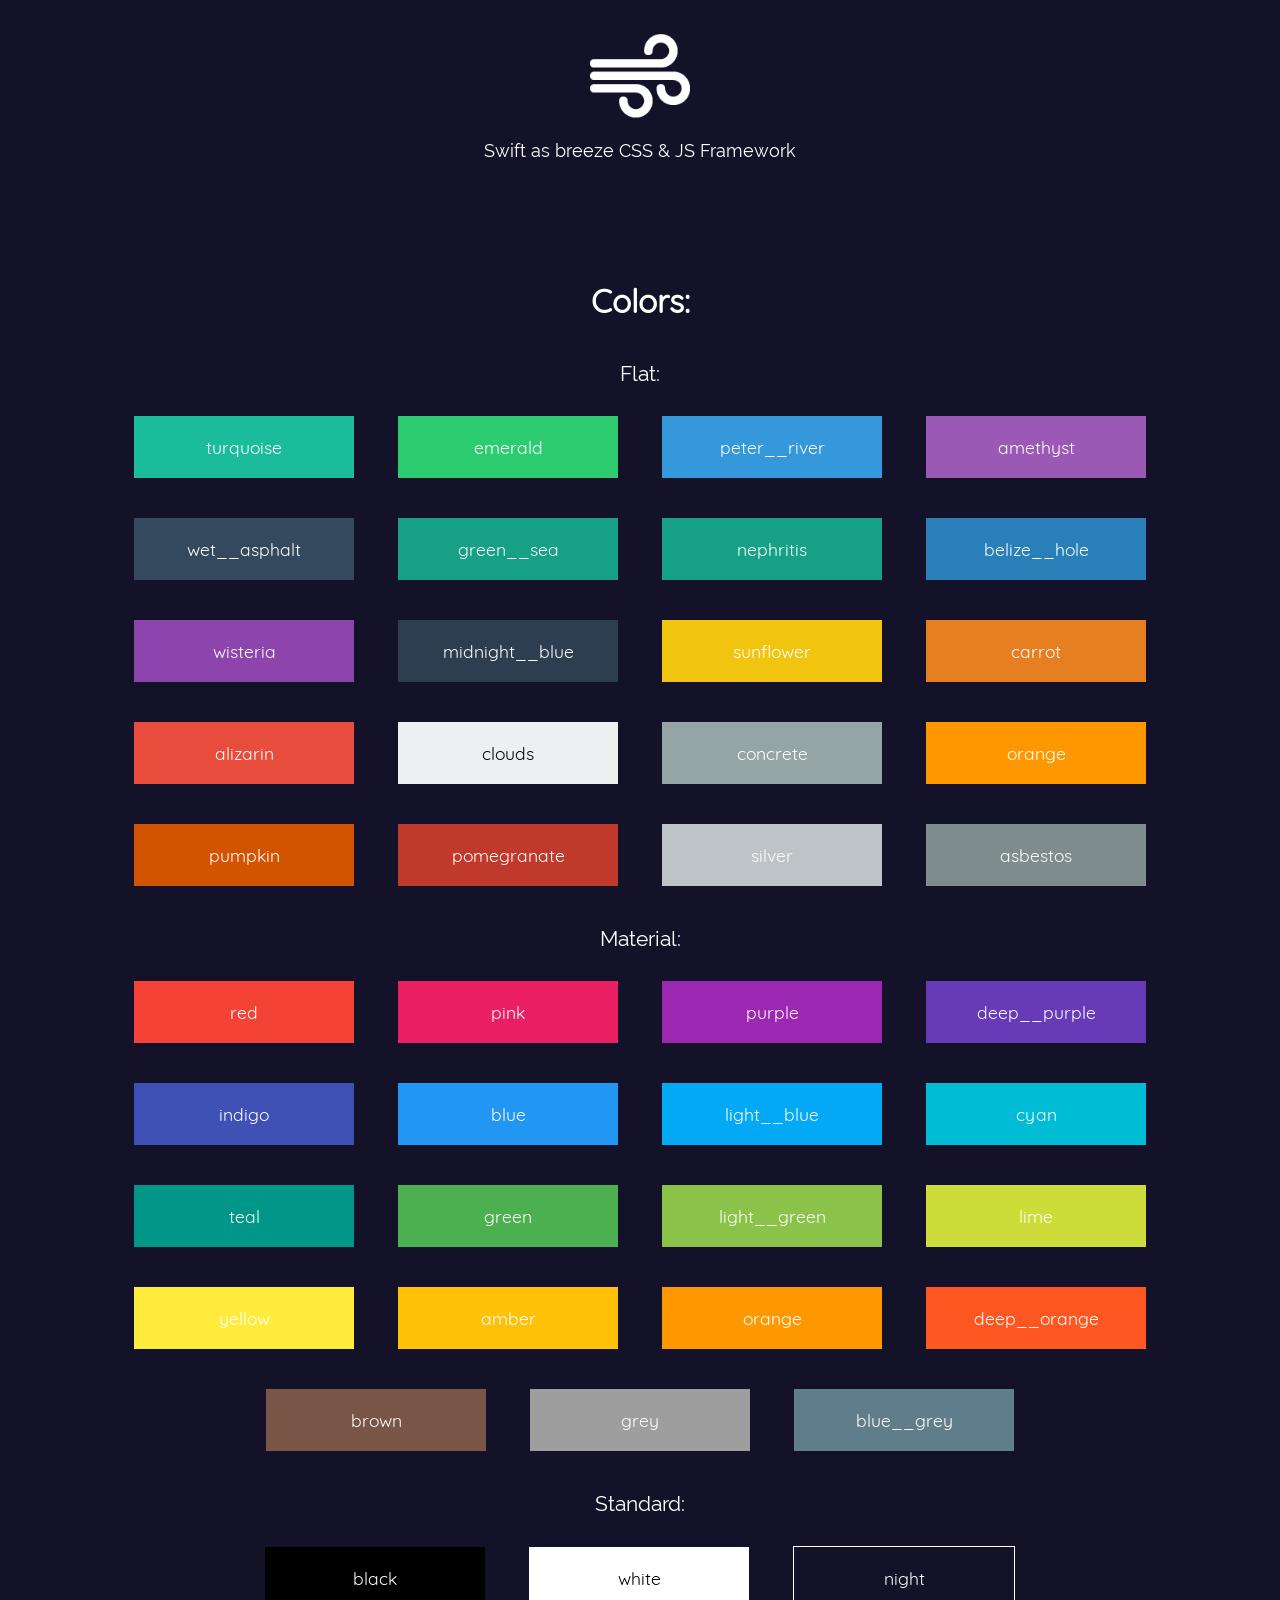
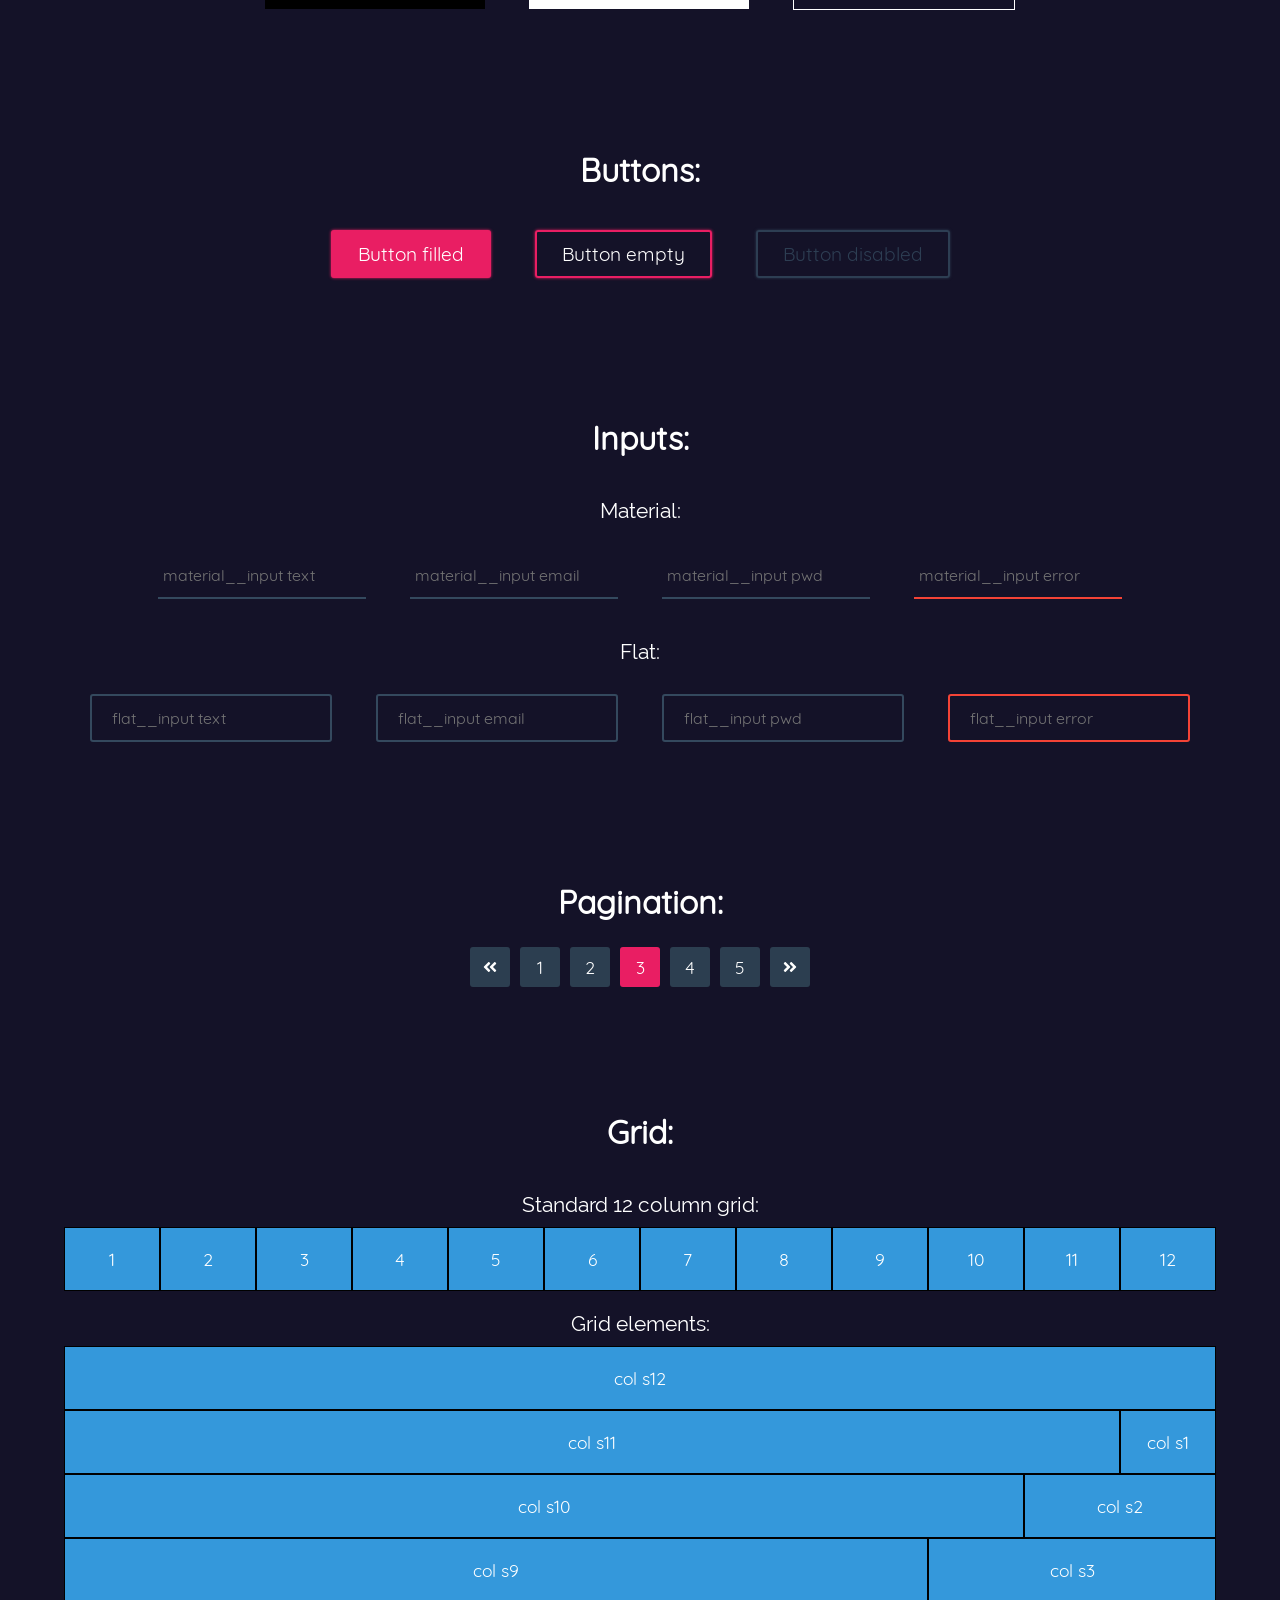
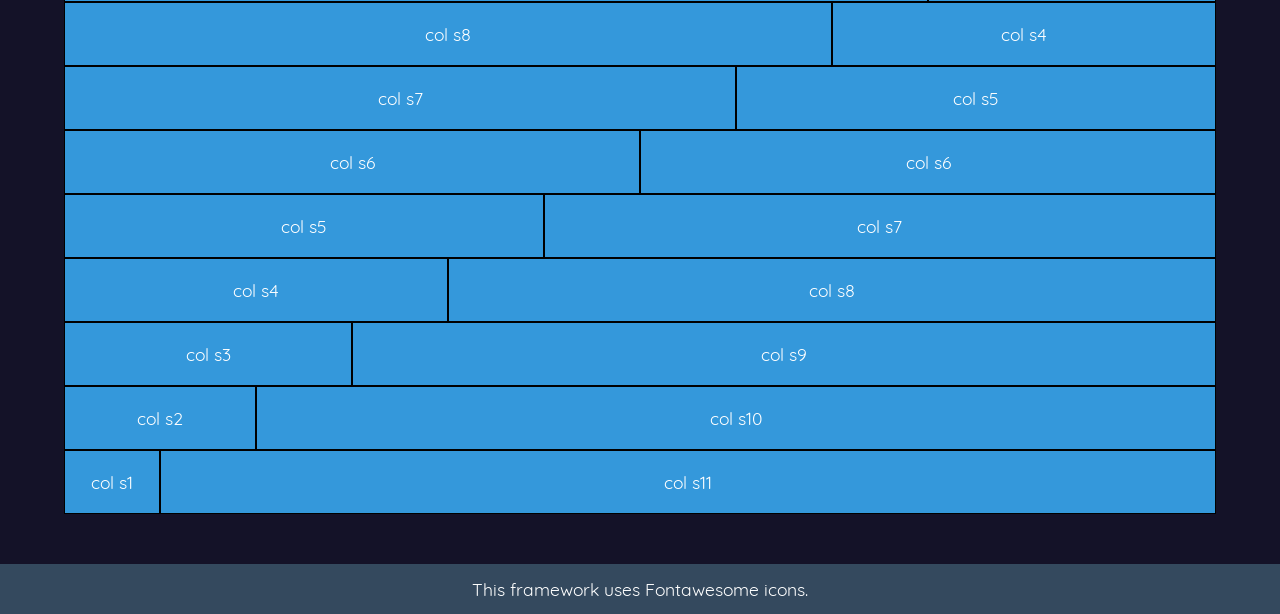
<file: index.html>
<html lang="pl">
    <head>
        <title>Breeze CSS Framework</title>
        <meta charset="utf-8"/>
        <link rel="stylesheet" href="main.css">
        <meta name="viewport" content="width=device-width, initial-scale=1.0"/>
        
        <script defer src="scripts/fontawesome.js"></script>
        <link rel="shortcut icon" type="image/png" href="breeze.png"/>
	</head>
    <body>
        <div class="container__small">
            <img src="breeze.png">
            <!-- <h2>Breeze</h2> -->
            <h3>Swift as breeze CSS & JS Framework</h3>
        </div>

        <div class="container__wide">
            <h1>Colors:</h1>

            <h2>Flat:</h2>
            <div class="container__inline turquoise"><p>turquoise</p></div>
            <div class="container__inline emerald"><p>emerald</p></div>
            <div class="container__inline peter__river"><p>peter__river</p></div>
            <div class="container__inline amethyst"><p>amethyst</p></div>
            <div class="container__inline wet__asphalt"><p>wet__asphalt</p></div>
            <div class="container__inline green__sea"><p>green__sea</p></div>
            <div class="container__inline nephritis"><p>nephritis</p></div>
            <div class="container__inline belize__hole"><p>belize__hole</p></div>
            <div class="container__inline wisteria"><p>wisteria</p></div>
            <div class="container__inline midnight__blue"><p>midnight__blue</p></div>
            <div class="container__inline sunflower"><p>sunflower</p></div>
            <div class="container__inline carrot"><p>carrot</p></div>
            <div class="container__inline alizarin"><p>alizarin</p></div>
            <div class="container__inline clouds"><p>clouds</p></div>
            <div class="container__inline concrete"><p>concrete</p></div>
            <div class="container__inline orange"><p>orange</p></div>
            <div class="container__inline pumpkin"><p>pumpkin</p></div>
            <div class="container__inline pomegranate"><p>pomegranate</p></div>
            <div class="container__inline silver"><p>silver</p></div>
            <div class="container__inline asbestos"><p>asbestos</p></div>

            <h2>Material:</h2>
            <div class="container__inline red"><p>red</p></div>
            <div class="container__inline pink"><p>pink</p></div>
            <div class="container__inline purple"><p>purple</p></div>
            <div class="container__inline deep__purple"><p>deep__purple</p></div>
            <div class="container__inline indigo"><p>indigo</p></div>
            <div class="container__inline blue"><p>blue</p></div>
            <div class="container__inline light__blue"><p>light__blue</p></div>
            <div class="container__inline cyan"><p>cyan</p></div>
            <div class="container__inline teal"><p>teal</p></div>
            <div class="container__inline green"><p>green</p></div>
            <div class="container__inline light__green"><p>light__green</p></div>
            <div class="container__inline lime"><p>lime</p></div>
            <div class="container__inline yellow"><p>yellow</p></div>
            <div class="container__inline amber"><p>amber</p></div>
            <div class="container__inline orange"><p>orange</p></div>
            <div class="container__inline deep__orange"><p>deep__orange</p></div>
            <div class="container__inline brown"><p>brown</p></div>
            <div class="container__inline grey"><p>grey</p></div>
            <div class="container__inline blue__grey"><p>blue__grey</p></div>

            <h2>Standard:</h2>
            <div class="container__inline black"><p>black</p></div>
            <div class="container__inline white"><p>white</p></div>
            <div class="container__inline night"><p>night</p></div>
        </div>

        <div class="container__wide">
            <h1>Buttons:</h1>

            <div class="container__inline auto"><a class="button filled">Button filled</a></div>
            <div class="container__inline auto"><a class="button empty">Button empty</a></div>
            <div class="container__inline auto"><a class="button disabled">Button disabled</a></div>
        </div>

        <div class="container__wide">
            <h1>Inputs:</h1>

            <h2>Material:</h2>
            <div class="container__inline auto"><input type="text" class="material__input" placeholder="material__input text"></div>
            <div class="container__inline auto"><input type="email" class="material__input" placeholder="material__input email"></div>
            <div class="container__inline auto"><input type="password" class="material__input" placeholder="material__input pwd"></div>

            <div class="container__inline auto"><input type="text" class="material__input input__error" placeholder="material__input error"></div>

            <h2>Flat:</h2>
            <div class="container__inline auto"><input type="text" class="flat__input" placeholder="flat__input text"></div>
            <div class="container__inline auto"><input type="email" class="flat__input" placeholder="flat__input email"></div>
            <div class="container__inline auto"><input type="password" class="flat__input" placeholder="flat__input pwd"></div>

            <div class="container__inline auto"><input type="text" class="flat__input input__error" placeholder="flat__input error"></div>
        </div>

        <div class="container__wide">
            <h1>Pagination:</h1>

            <div class="pagination">
                <a class="pagination__page">
                    <i class="fas fa-angle-double-left"></i>
                </a>
                <a class="pagination__page">
                    <h4>1</h4>
                </a>
                <a class="pagination__page">
                    <h4>2</h4>
                </a>
                <a class="pagination__page page__current">
                    <h4>3</h4>
                </a>
                <a class="pagination__page">
                    <h4>4</h4>
                </a>
                <a class="pagination__page">
                    <h4>5</h4>
                </a>
                <a class="pagination__page">
                    <i class="fas fa-angle-double-right"></i>
                </a>
            </div>
        </div>

        <div class="container__wide">
            <h1>Grid:</h1>

            <h2>Standard 12 column grid:</h2>

            <div class="grid row">
                <div class="col s1"><p>1</p></div>
                <div class="col s1"><p>2</p></div>
                <div class="col s1"><p>3</p></div>
                <div class="col s1"><p>4</p></div>
                <div class="col s1"><p>5</p></div>
                <div class="col s1"><p>6</p></div>
                <div class="col s1"><p>7</p></div>
                <div class="col s1"><p>8</p></div>
                <div class="col s1"><p>9</p></div>
                <div class="col s1"><p>10</p></div>
                <div class="col s1"><p>11</p></div>
                <div class="col s1"><p>12</p></div>
            </div>

            <h2>Grid elements:</h2>
            <div class="grid row">
                <div class="col s12"><p>col s12</p></div>
            </div>
            <div class="grid row">
                <div class="col s11"><p>col s11</p></div>
                <div class="col s1"><p>col s1</p></div>
            </div>
            <div class="grid row">
                <div class="col s10"><p>col s10</p></div>
                <div class="col s2"><p>col s2</p></div>
            </div>
            <div class="grid row">
                <div class="col s9"><p>col s9</p></div>
                <div class="col s3"><p>col s3</p></div>
            </div>
            <div class="grid row">
                <div class="col s8"><p>col s8</p></div>
                <div class="col s4"><p>col s4</p></div>
            </div>
            <div class="grid row">
                <div class="col s7"><p>col s7</p></div>
                <div class="col s5"><p>col s5</p></div>
            </div>
            <div class="grid row">
                <div class="col s6"><p>col s6</p></div>
                <div class="col s6"><p>col s6</p></div>
            </div>
            <div class="grid row">
                <div class="col s5"><p>col s5</p></div>
                <div class="col s7"><p>col s7</p></div>
            </div>
            <div class="grid row">
                <div class="col s4"><p>col s4</p></div>
                <div class="col s8"><p>col s8</p></div>
            </div>
            <div class="grid row">
                <div class="col s3"><p>col s3</p></div>
                <div class="col s9"><p>col s9</p></div>
            </div>
            <div class="grid row">
                <div class="col s2"><p>col s2</p></div>
                <div class="col s10"><p>col s10</p></div>
            </div>
            <div class="grid row">
                <div class="col s1"><p>col s1</p></div>
                <div class="col s11"><p>col s11</p></div>
            </div>
        </div>

        <footer>
            <h5>This framework uses Fontawesome icons.</h5>
        </footer>
    </body>
</html>
</file>
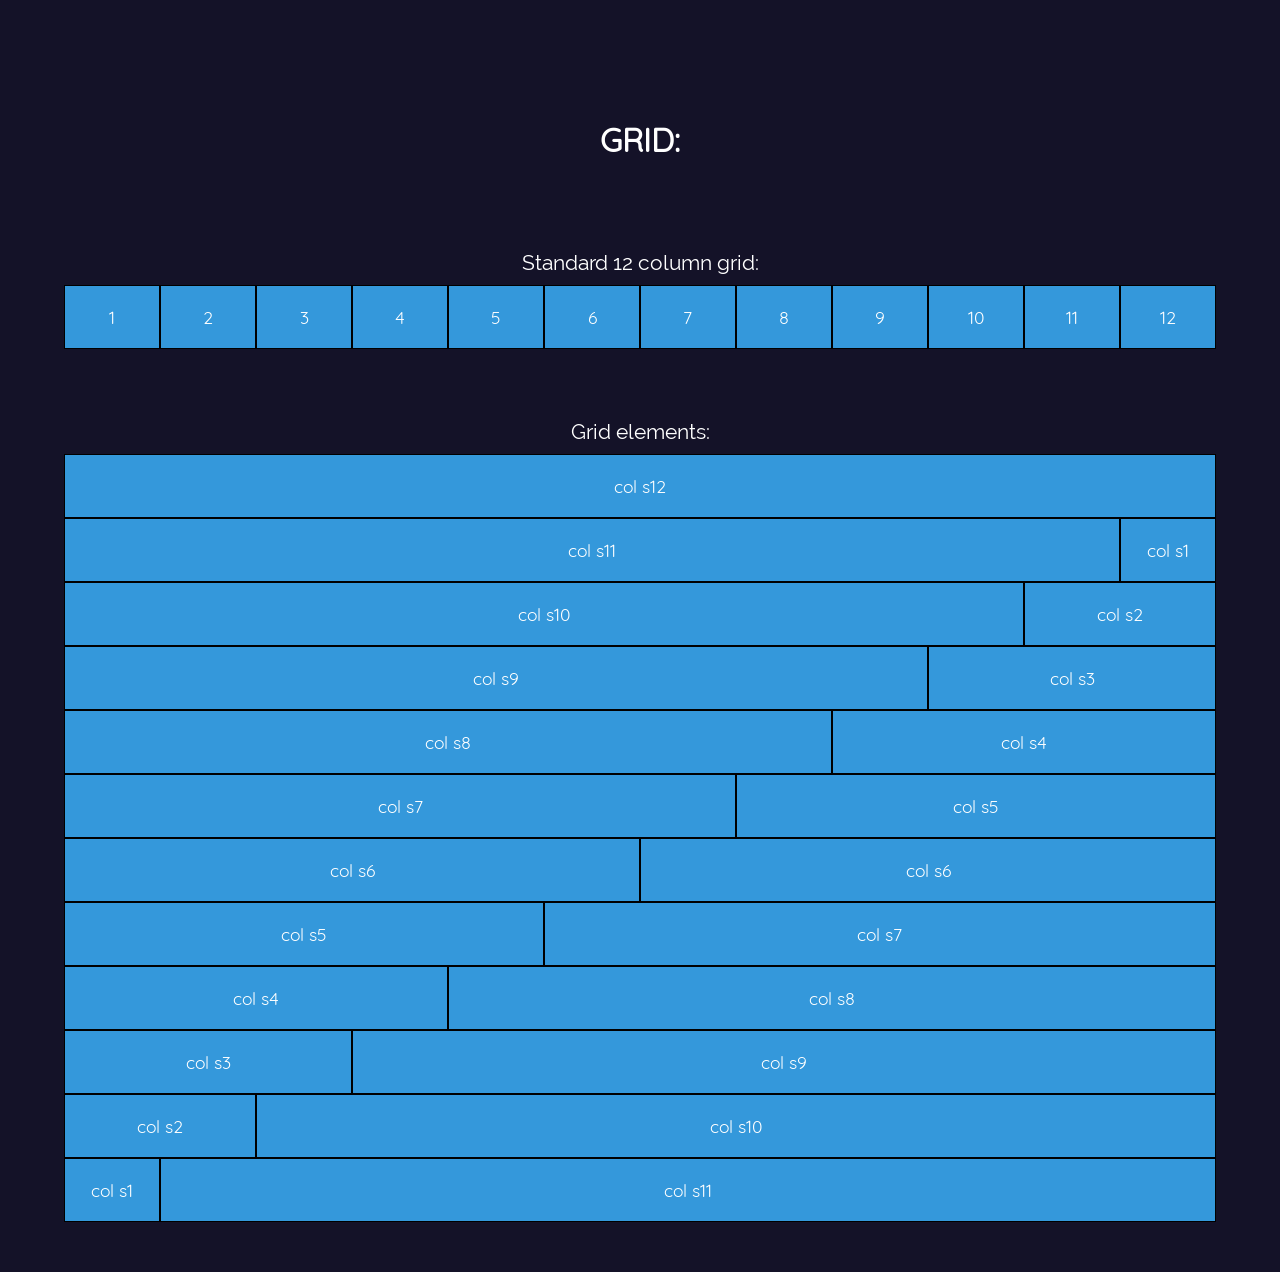
<file: Documentation.html>
<html lang="pl">
    <head>
        <title>Breeze CSS Framework</title>
        <meta charset="utf-8"/>
        <link rel="stylesheet" href="main.css">
        <meta name="viewport" content="width=device-width, initial-scale=1.0"/>
        
        <link rel="shortcut icon" type="image/png" href="breeze.png"/>
	</head>
    <body>
        <div class="container__wide">
            <h1>GRID:</h1>
        </div>

        <div class="container__wide">
            <h2>Standard 12 column grid:</h2>

            <div class="grid row">
                <div class="col s1"><p>1</p></div>
                <div class="col s1"><p>2</p></div>
                <div class="col s1"><p>3</p></div>
                <div class="col s1"><p>4</p></div>
                <div class="col s1"><p>5</p></div>
                <div class="col s1"><p>6</p></div>
                <div class="col s1"><p>7</p></div>
                <div class="col s1"><p>8</p></div>
                <div class="col s1"><p>9</p></div>
                <div class="col s1"><p>10</p></div>
                <div class="col s1"><p>11</p></div>
                <div class="col s1"><p>12</p></div>
            </div>
        </div>

        <div class="container__wide">
            <h2>Grid elements:</h2>

            <div class="grid row">
                <div class="col s12"><p>col s12</p></div>
            </div>
            <div class="grid row">
                <div class="col s11"><p>col s11</p></div>
                <div class="col s1"><p>col s1</p></div>
            </div>
            <div class="grid row">
                <div class="col s10"><p>col s10</p></div>
                <div class="col s2"><p>col s2</p></div>
            </div>
            <div class="grid row">
                <div class="col s9"><p>col s9</p></div>
                <div class="col s3"><p>col s3</p></div>
            </div>
            <div class="grid row">
                <div class="col s8"><p>col s8</p></div>
                <div class="col s4"><p>col s4</p></div>
            </div>
            <div class="grid row">
                <div class="col s7"><p>col s7</p></div>
                <div class="col s5"><p>col s5</p></div>
            </div>
            <div class="grid row">
                <div class="col s6"><p>col s6</p></div>
                <div class="col s6"><p>col s6</p></div>
            </div>
            <div class="grid row">
                <div class="col s5"><p>col s5</p></div>
                <div class="col s7"><p>col s7</p></div>
            </div>
            <div class="grid row">
                <div class="col s4"><p>col s4</p></div>
                <div class="col s8"><p>col s8</p></div>
            </div>
            <div class="grid row">
                <div class="col s3"><p>col s3</p></div>
                <div class="col s9"><p>col s9</p></div>
            </div>
            <div class="grid row">
                <div class="col s2"><p>col s2</p></div>
                <div class="col s10"><p>col s10</p></div>
            </div>
            <div class="grid row">
                <div class="col s1"><p>col s1</p></div>
                <div class="col s11"><p>col s11</p></div>
            </div>
        </div>
    </body>
</html>
</file>
<file: main.css>
*{top:0;left:0;margin:0;padding:0}.turquoise{background-color:#1abc9c !important}.emerald{background-color:#2ecc71 !important}.peter__river{background-color:#3498db !important}.amethyst{background-color:#9b59b6 !important}.wet__asphalt{background-color:#34495e !important}.green__sea{background-color:#16a085 !important}.nephritis{background-color:#16a085 !important}.belize__hole{background-color:#2980b9 !important}.wisteria{background-color:#8e44ad !important}.midnight__blue{background-color:#2c3e50 !important}.sunflower{background-color:#f1c40f !important}.carrot{background-color:#e67e22 !important}.alizarin{background-color:#e74c3c !important}.clouds{background-color:#ecf0f1 !important}.concrete{background-color:#95a5a6 !important}.orange{background-color:#f39c12 !important}.pumpkin{background-color:#d35400 !important}.pomegranate{background-color:#c0392b !important}.silver{background-color:#bdc3c7 !important}.asbestos{background-color:#7f8c8d !important}.red{background-color:#f44336 !important}.pink{background-color:#E91E63 !important}.purple{background-color:#9C27B0 !important}.deep__purple{background-color:#673AB7 !important}.indigo{background-color:#3F51B5 !important}.blue{background-color:#2196F3 !important}.light__blue{background-color:#03A9F4 !important}.cyan{background-color:#00BCD4 !important}.teal{background-color:#009688 !important}.green{background-color:#4CAF50 !important}.light__green{background-color:#8BC34A !important}.lime{background-color:#CDDC39 !important}.yellow{background-color:#FFEB3B !important}.amber{background-color:#FFC107 !important}.orange{background-color:#FF9800 !important}.deep__orange{background-color:#FF5722 !important}.brown{background-color:#795548 !important}.grey{background-color:#9E9E9E !important}.blue__grey{background-color:#607D8B !important}.black{background-color:#000 !important}.white{background-color:#fff !important}.night{background-color:#141228 !important}@font-face{font-family:'Raleway';src:url("../fonts/Raleway-Regular.ttf") format("truetype");font-weight:normal;font-style:normal}@font-face{font-family:'Quicksand';src:url("../fonts/Quicksand-Regular.ttf") format("truetype");font-weight:normal;font-style:normal}.button{display:block;width:auto;padding:10px 25px;color:#fff;border-radius:3px;font-size:1.2em;text-decoration:none;transition:.3s ease-in-out}.filled{border:2px solid #E91E63;box-shadow:0 0 3px #E91E63;background-color:#E91E63;color:#fff}.filled:hover{transition:.3s ease-in-out;background-color:transparent;cursor:pointer}.empty{border:2px solid #E91E63;box-shadow:0 0 3px #E91E63;background-color:transparent}.empty:hover{transition:.3s ease-in-out;color:#fff;background-color:#E91E63;cursor:pointer}.disabled{color:#34495e;box-shadow:0 0 3px #34495e;border:2px solid #34495e;cursor:default;opacity:.8}input[type="text"]{font-family:"Quicksand",sans-serif;font-size:1em;width:auto}input[type="text"].material__input{background-color:transparent;color:#fff;border:none;border-bottom:2px solid #34495e;padding:12px 5px;transition:.3s ease-in-out}input[type="text"].material__input:focus{transition:.3s ease-in-out;border-bottom:2px solid #E91E63}input[type="text"].material__input.input__error{border-bottom:2px solid #f44336}input[type="text"].flat__input{background-color:transparent;border-radius:3px;color:#fff;border:none;border:2px solid #34495e;padding:12px 20px;transition:.3s ease-in-out}input[type="text"].flat__input:focus{transition:.3s ease-in-out;border:2px solid #E91E63}input[type="text"].flat__input.input__error{border:2px solid #f44336}input[type="email"]{font-family:"Quicksand",sans-serif;font-size:1em;width:auto}input[type="email"].material__input{background-color:transparent;color:#fff;border:none;border-bottom:2px solid #34495e;padding:12px 5px;transition:.3s ease-in-out}input[type="email"].material__input:focus{transition:.3s ease-in-out;border-bottom:2px solid #E91E63}input[type="email"].material__input.input__error{border-bottom:2px solid #f44336}input[type="email"].flat__input{background-color:transparent;border-radius:3px;color:#fff;border:none;border:2px solid #34495e;padding:12px 20px;transition:.3s ease-in-out}input[type="email"].flat__input:focus{transition:.3s ease-in-out;border:2px solid #E91E63}input[type="email"].flat__input.input__error{border:2px solid #f44336}input[type="password"]{font-family:"Quicksand",sans-serif;font-size:1em;width:auto}input[type="password"].material__input{background-color:transparent;color:#fff;border:none;border-bottom:2px solid #34495e;padding:12px 5px;transition:.3s ease-in-out}input[type="password"].material__input:focus{transition:.3s ease-in-out;border-bottom:2px solid #E91E63}input[type="password"].material__input.input__error{border-bottom:2px solid #f44336}input[type="password"].flat__input{background-color:transparent;border-radius:3px;color:#fff;border:none;border:2px solid #34495e;padding:12px 20px;transition:.3s ease-in-out}input[type="password"].flat__input:focus{transition:.3s ease-in-out;border:2px solid #E91E63}input[type="password"].flat__input.input__error{border:2px solid #f44336}textarea{font-family:'Quicksand', sans-serif;font-size:1em;width:100%;height:250px;border:2px solid #cfd9db;border-radius:7px;resize:vertical;padding:12px 20px}input[type="submit"]{width:30%;height:45px;font-family:'Pacifico', cursive;font-size:1em;font-weight:100;background-color:#ECEFF1;border:2px solid #cfd9db;cursor:pointer;-webkit-border-radius:7px;border-radius:7px;margin-top:30px;color:#000;transition:all .5s}input[type="submit"]:hover,input[type="submit"]:focus{transition:all .5s;background-color:#000;color:#fff;border:2px solid #000;box-shadow:5px 5px 5px #d3d3d3}h1{font-family:"Quicksand",sans-serif;text-align:center !important;padding:70px 0 20px 0;color:#fff}h1.left{text-align:left}h1.right{text-align:right}.pagination{display:flex;flex-direction:row;justify-content:center;flex-wrap:nowrap;align-items:center}.pagination .pagination__page{display:block;width:40px;height:40px;background-color:#2c3e50;text-decoration:none;margin:5px;border-radius:3px;transition:.3s ease-in-out}.pagination .pagination__page:hover{transition:.3s ease-in-out;background-color:#E91E63;cursor:pointer}.pagination .pagination__page svg{width:16px;height:16px;margin:12px;color:#fff}.pagination .pagination__page.page__current{background-color:#E91E63}.pagination .pagination__page h4{line-height:40px;font-family:"Quicksand",sans-serif;font-size:1em;text-align:center;font-weight:100;color:#fff}.grid{width:100%;margin-left:auto;margin-right:auto;height:auto;display:flex;justify-content:center;flex-wrap:nowrap;align-items:center;overflow:hidden}.grid.row{flex-direction:row}.grid.column{flex-direction:column}.col{background-color:#3498db}.col.s12{width:99.99%}.col.s11{width:91.6666%}.col.s10{width:83.3333%}.col.s9{width:75%}.col.s8{width:66.6666%}.col.s7{width:58.3333%}.col.s6{width:50%}.col.s5{width:41.6666%}.col.s4{width:33.3333%}.col.s3{width:25%}.col.s2{width:16.6666%}.col.s1{width:8.3333%}.center-hor{justify-content:center}.center-ver{align-items:center}.container__wide{width:90%;height:auto;margin:50px auto 50px auto;text-align:center}.container__medium{width:60%;height:auto;margin-left:auto;margin-right:auto}.container__small{width:30%;height:auto;margin:30px auto 30px auto}body{background-color:#141228}h2{font-family:"Raleway",sans-serif;font-size:1.3em;text-align:center;font-weight:100;color:#fff;padding-top:20px;padding-bottom:10px}h3{font-family:"Raleway",sans-serif;font-size:1.1em;text-align:center;font-weight:100;color:#fff;padding-top:10px}p{font-family:"Quicksand",sans-serif;font-size:1.1em;text-align:center;font-weight:100;color:#fff;border:1px solid #000;padding:20px}a{font-family:"Quicksand",sans-serif;font-size:1.1em;text-align:center;font-weight:100}.container__inline{display:inline-block;width:220px;margin:20px}.container__inline.auto{width:auto !important}.container__inline p{border:none}.white p,.clouds p{color:#000 !important}.night{border:1px solid #fff}img{display:block;width:100px;height:100px;margin:0 auto 0 auto}footer{width:100%;height:auto;background-color:#34495e}footer h5{font-family:"Quicksand",sans-serif;font-size:1.1em;text-align:center;font-weight:100;color:#fff;line-height:50px}
</file>
